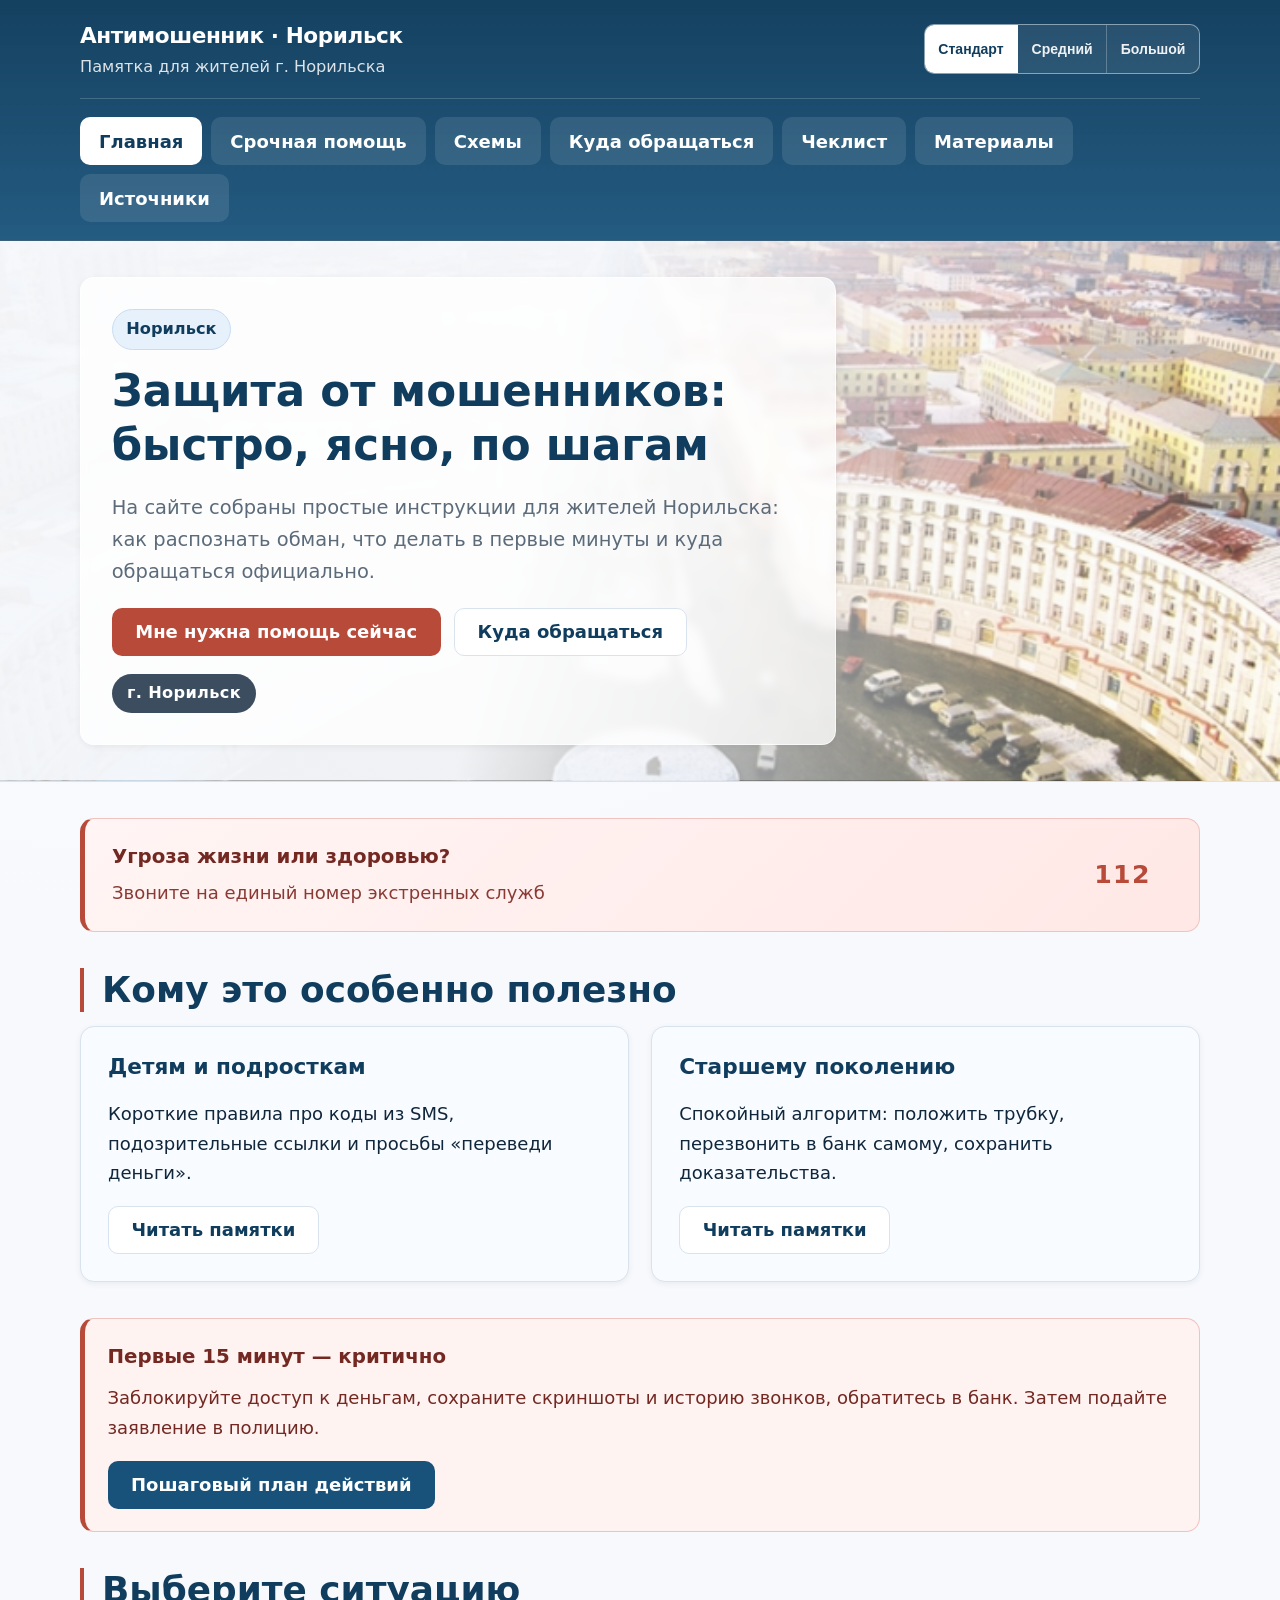
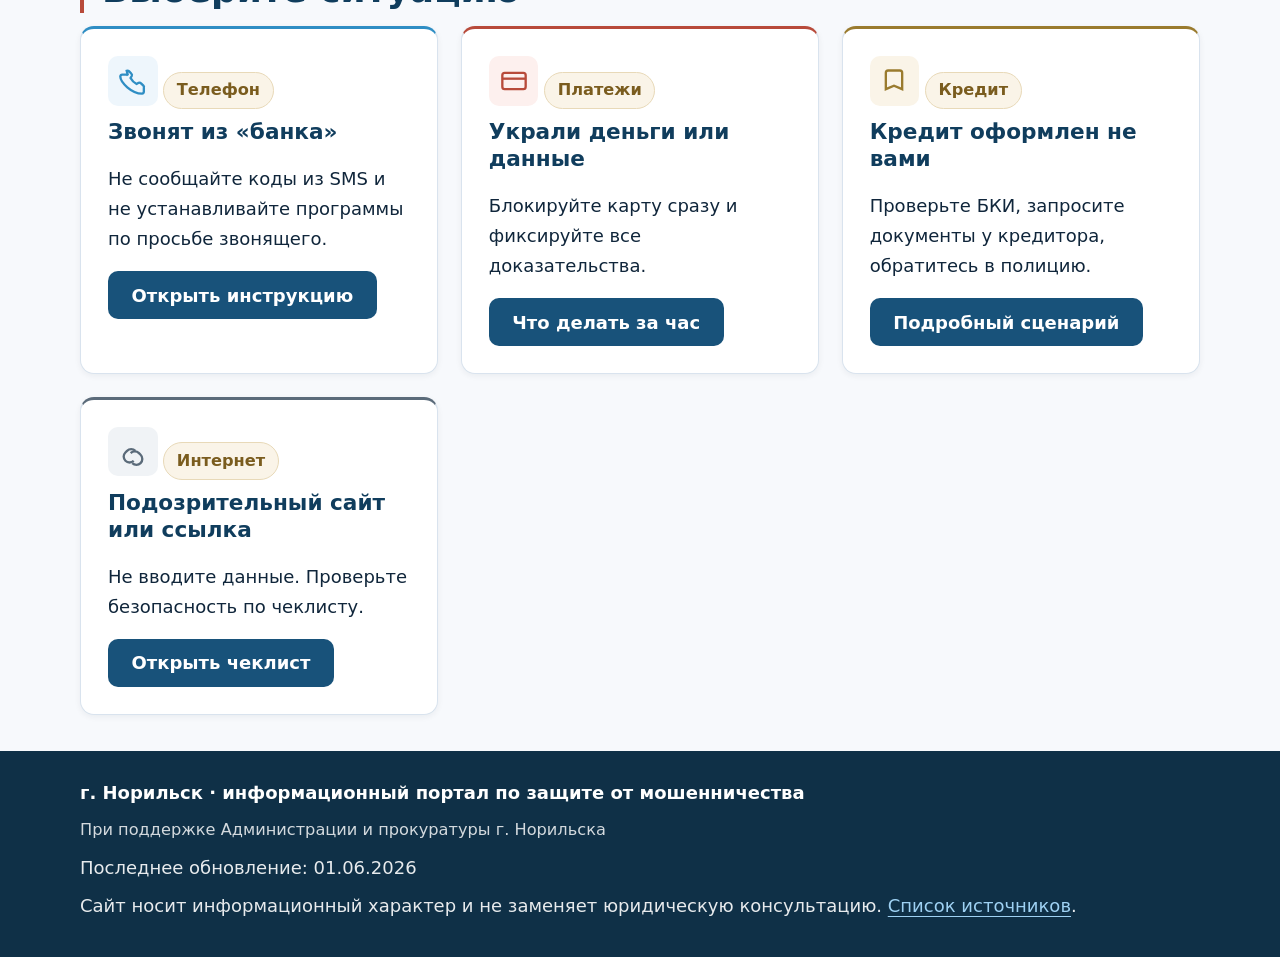
<file: index.html>
<!doctype html>
<html lang="ru">
  <head>
    <meta charset="UTF-8" />
    <meta name="viewport" content="width=device-width, initial-scale=1.0" />
    <title>Противодействие мошенникам | Норильск</title>
    <meta name="description" content="Памятка для жителей Норильска: как распознать мошенника и куда обращаться." />
    <link rel="stylesheet" href="assets/css/styles.css" />
  </head>
  <body data-base="" data-page="home">
    <div id="site-header"></div>

    <main id="main-content">
      <section class="hero hero--norilsk" aria-label="Главный раздел">
        <div class="container hero-inner">
          <article class="hero-card">
            <span class="hero-tag"></span>
            <h1>Защита от мошенников: быстро, ясно, по шагам</h1>
            <p class="lead">
              На сайте собраны простые инструкции для жителей Норильска: как распознать обман,
              что делать в первые минуты и куда обращаться официально.
            </p>
            <div class="cta-row">
              <a class="btn btn-danger" href="pages/incident.html">Мне нужна помощь сейчас</a>
              <a class="btn btn-secondary" href="pages/contacts.html">Куда обращаться</a>
            </div>
            <p class="hero-location">г. Норильск</p>
          </article>
        </div>
      </section>

      <div class="container">
        <section class="urgent-strip" aria-label="Экстренная помощь">
          <div class="urgent-strip-content">
            <p class="urgent-strip-title">Угроза жизни или здоровью?</p>
            <p class="urgent-strip-text">Звоните на единый номер экстренных служб</p>
          </div>
          <span class="urgent-strip-number" aria-label="Единый номер экстренных служб">112</span>
        </section>

        <section class="section">
          <h2>Кому это особенно полезно</h2>
          <div class="grid grid-2">
            <article class="card card-soft">
              <h3>Детям и подросткам</h3>
              <p>Короткие правила про коды из SMS, подозрительные ссылки и просьбы «переведи деньги».</p>
              <a class="btn btn-secondary" href="pages/materials.html#kids">Читать памятки</a>
            </article>
            <article class="card card-soft">
              <h3>Старшему поколению</h3>
              <p>Спокойный алгоритм: положить трубку, перезвонить в банк самому, сохранить доказательства.</p>
              <a class="btn btn-secondary" href="pages/materials.html#seniors">Читать памятки</a>
            </article>
          </div>
        </section>

        <section class="section">
          <div class="alert">
            <strong>Первые 15 минут — критично</strong>
            Заблокируйте доступ к деньгам, сохраните скриншоты и историю звонков, обратитесь в банк.
            Затем подайте заявление в полицию.
            <div class="cta-row">
              <a class="btn btn-primary" href="pages/incident.html">Пошаговый план действий</a>
            </div>
          </div>
        </section>

        <section class="section">
          <h2>Выберите ситуацию</h2>
          <div class="grid grid-2">
            <article class="card scenario-card scenario-card--phone">
              <span class="scenario-icon" aria-hidden="true">
                <svg viewBox="0 0 24 24" width="28" height="28" fill="none" stroke="currentColor" stroke-width="2">
                  <path d="M6.6 3.2a1.8 1.8 0 0 1 1.9.4l2 2a1.8 1.8 0 0 1 .4 2.1l-1 1.7a12.5 12.5 0 0 0 5.2 5.2l1.7-1a1.8 1.8 0 0 1 2.1.4l2 2a1.8 1.8 0 0 1 .4 1.9v3.1a1.8 1.8 0 0 1-1.6 1.8C10.7 22.7 1.3 13.3 1.1 8.2A1.8 1.8 0 0 1 3 6.6h3.1a1.8 1.8 0 0 1 1.5.6z"/>
                </svg>
              </span>
              <span class="pill">Телефон</span>
              <h3>Звонят из «банка»</h3>
              <p>Не сообщайте коды из SMS и не устанавливайте программы по просьбе звонящего.</p>
              <a class="btn btn-primary" href="pages/schemes.html#phone-fraud">Открыть инструкцию</a>
            </article>
            <article class="card scenario-card scenario-card--pay">
              <span class="scenario-icon" aria-hidden="true">
                <svg viewBox="0 0 24 24" width="28" height="28" fill="none" stroke="currentColor" stroke-width="2">
                  <rect x="2" y="5" width="20" height="14" rx="2"/>
                  <path d="M2 10h20"/>
                </svg>
              </span>
              <span class="pill">Платежи</span>
              <h3>Украли деньги или данные</h3>
              <p>Блокируйте карту сразу и фиксируйте все доказательства.</p>
              <a class="btn btn-primary" href="pages/incident.html">Что делать за час</a>
            </article>
            <article class="card scenario-card scenario-card--credit">
              <span class="scenario-icon" aria-hidden="true">
                <svg viewBox="0 0 24 24" width="28" height="28" fill="none" stroke="currentColor" stroke-width="2">
                  <path d="M7 3h10a2 2 0 0 1 2 2v14l-7-3-7 3V5a2 2 0 0 1 2-2z"/>
                </svg>
              </span>
              <span class="pill">Кредит</span>
              <h3>Кредит оформлен не вами</h3>
              <p>Проверьте БКИ, запросите документы у кредитора, обратитесь в полицию.</p>
              <a class="btn btn-primary" href="pages/schemes.html#credit-name">Подробный сценарий</a>
            </article>
            <article class="card scenario-card scenario-card--web">
              <span class="scenario-icon" aria-hidden="true">
                <svg viewBox="0 0 24 24" width="28" height="28" fill="none" stroke="currentColor" stroke-width="2">
                  <path d="M10 13a5 5 0 0 1 7.1 0l1.4 1.4a5 5 0 0 1 0 7.1 5 5 0 0 1-7.1 0"/>
                  <path d="M14 11a5 5 0 0 0-7.1 0L5.5 12.4a5 5 0 0 0 0 7.1 5 5 0 0 0 7.1 0"/>
                </svg>
              </span>
              <span class="pill">Интернет</span>
              <h3>Подозрительный сайт или ссылка</h3>
              <p>Не вводите данные. Проверьте безопасность по чеклисту.</p>
              <a class="btn btn-primary" href="pages/checklist.html">Открыть чеклист</a>
            </article>
          </div>
        </section>
      </div>
    </main>

    <div id="site-footer"></div>
    <script src="assets/js/layout.js"></script>
    <script src="assets/js/app.js"></script>
  </body>
</html>
</file>
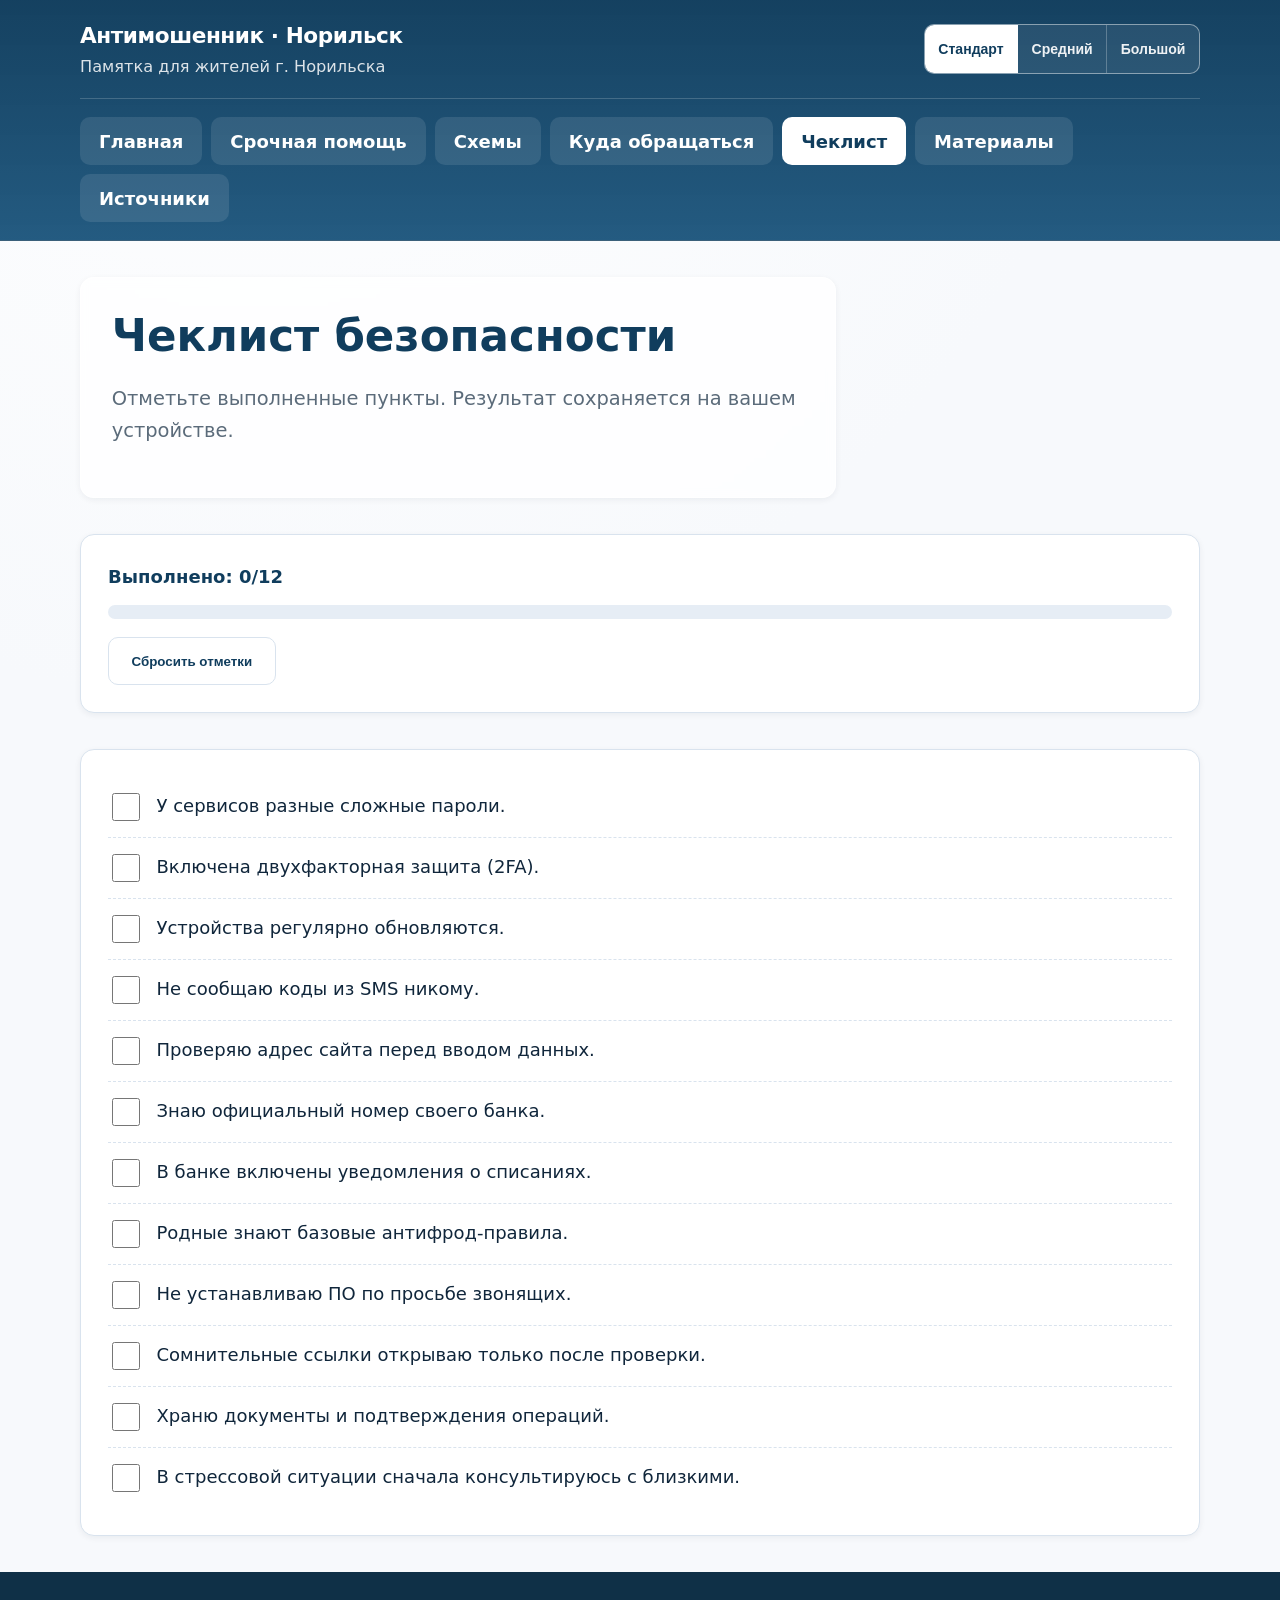
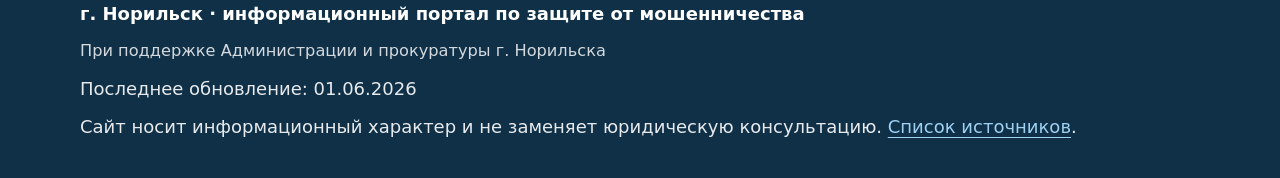
<file: pages/checklist.html>
<!doctype html>
<html lang="ru"><head><meta charset="UTF-8" /><meta name="viewport" content="width=device-width, initial-scale=1.0" /><title>Чеклист безопасности | Антимошенник Норильск</title><meta name="description" content="Самопроверка цифровой безопасности." /><link rel="stylesheet" href="../assets/css/styles.css" /></head><body data-base="../" data-page="checklist"><div id="site-header"></div><main class="container" id="main-content"><section class="hero"><article class="hero-card"><h1>Чеклист безопасности</h1><p class="lead">Отметьте выполненные пункты. Результат сохраняется на вашем устройстве.</p></article></section><section class="section card"><p class="score">Выполнено: <span data-score>0/12</span></p><div class="progress-bar-wrap" role="progressbar" aria-label="Прогресс" aria-valuemin="0" aria-valuemax="12" aria-valuenow="0"><div class="progress-bar-fill" data-progress-fill></div></div><div class="cta-row"><button class="btn btn-secondary" type="button" data-reset>Сбросить отметки</button></div></section><section class="section card" data-checklist><div class="checklist-item"><input id="item1" type="checkbox" /><label for="item1">У сервисов разные сложные пароли.</label></div><div class="checklist-item"><input id="item2" type="checkbox" /><label for="item2">Включена двухфакторная защита (2FA).</label></div><div class="checklist-item"><input id="item3" type="checkbox" /><label for="item3">Устройства регулярно обновляются.</label></div><div class="checklist-item"><input id="item4" type="checkbox" /><label for="item4">Не сообщаю коды из SMS никому.</label></div><div class="checklist-item"><input id="item5" type="checkbox" /><label for="item5">Проверяю адрес сайта перед вводом данных.</label></div><div class="checklist-item"><input id="item6" type="checkbox" /><label for="item6">Знаю официальный номер своего банка.</label></div><div class="checklist-item"><input id="item7" type="checkbox" /><label for="item7">В банке включены уведомления о списаниях.</label></div><div class="checklist-item"><input id="item8" type="checkbox" /><label for="item8">Родные знают базовые антифрод-правила.</label></div><div class="checklist-item"><input id="item9" type="checkbox" /><label for="item9">Не устанавливаю ПО по просьбе звонящих.</label></div><div class="checklist-item"><input id="item10" type="checkbox" /><label for="item10">Сомнительные ссылки открываю только после проверки.</label></div><div class="checklist-item"><input id="item11" type="checkbox" /><label for="item11">Храню документы и подтверждения операций.</label></div><div class="checklist-item"><input id="item12" type="checkbox" /><label for="item12">В стрессовой ситуации сначала консультируюсь с близкими.</label></div></section></main><div id="site-footer"></div><script src="../assets/js/layout.js"></script><script src="../assets/js/app.js"></script></body></html>
</file>
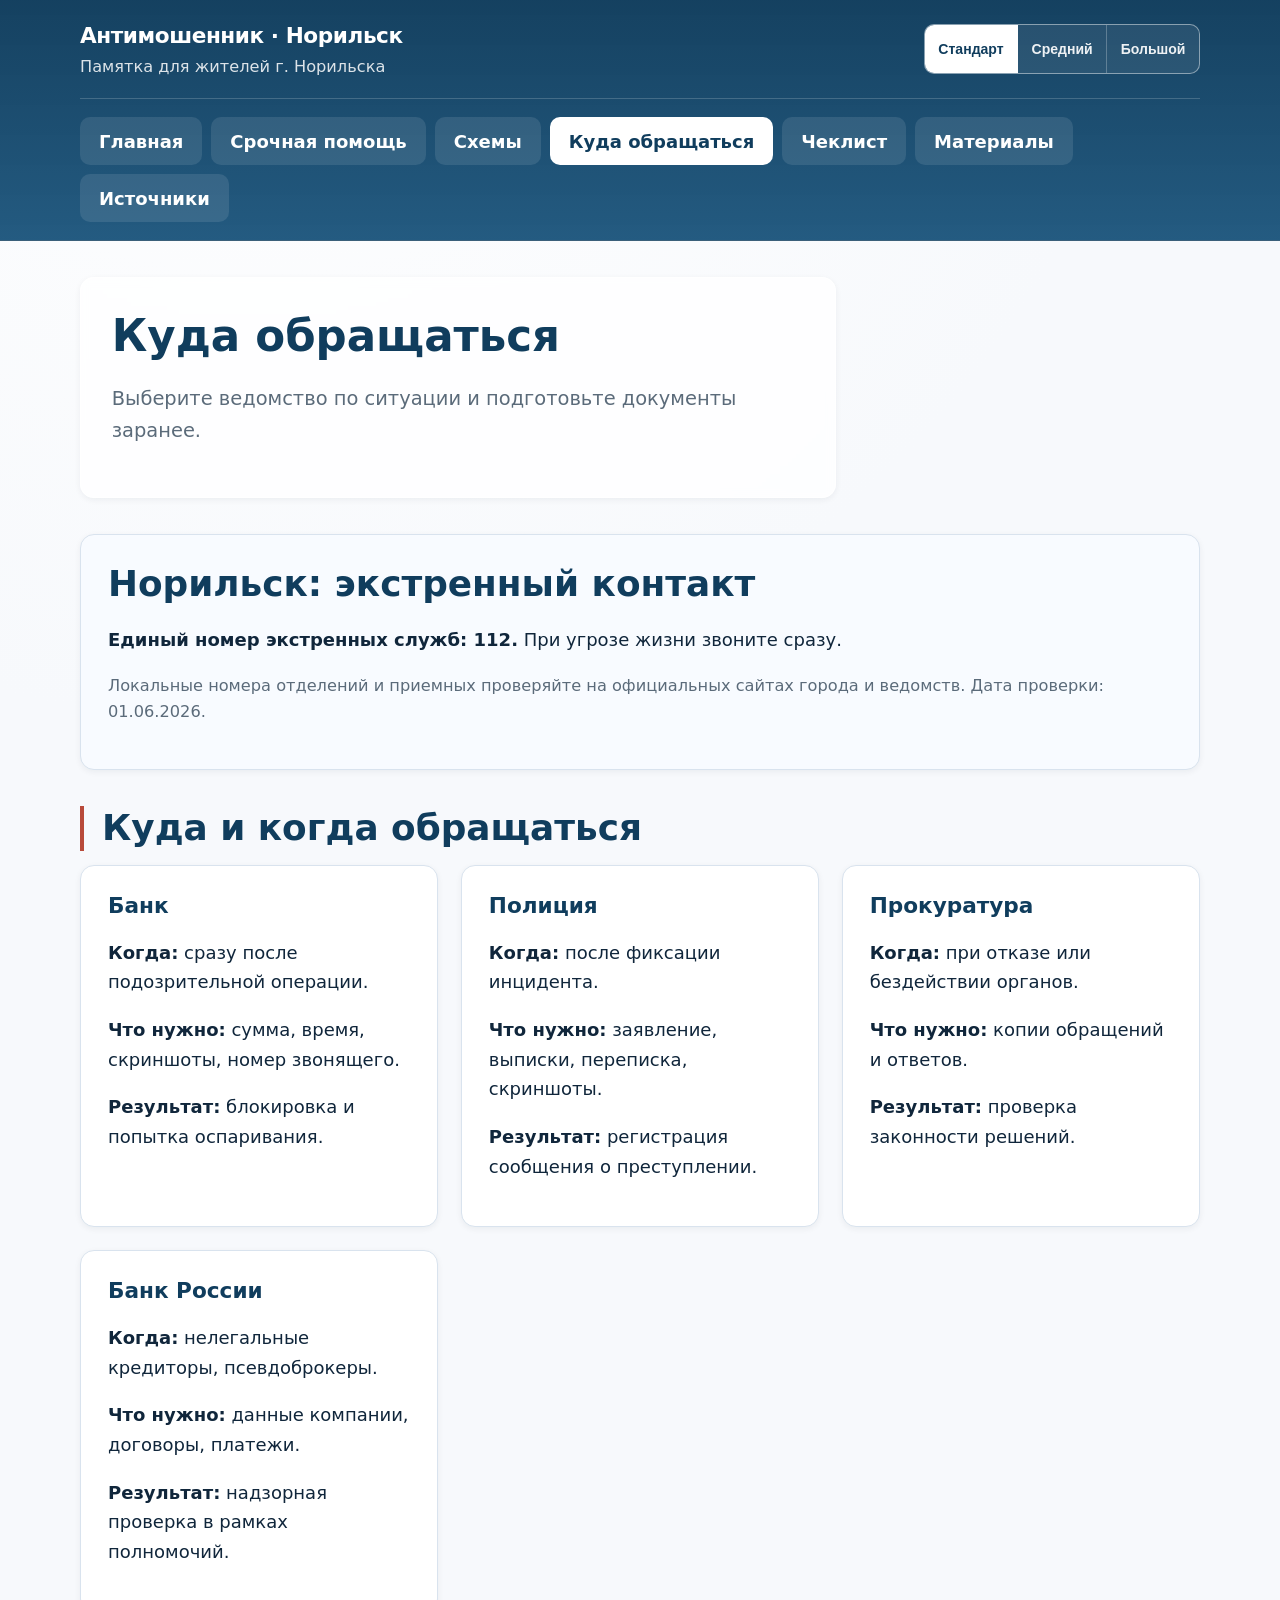
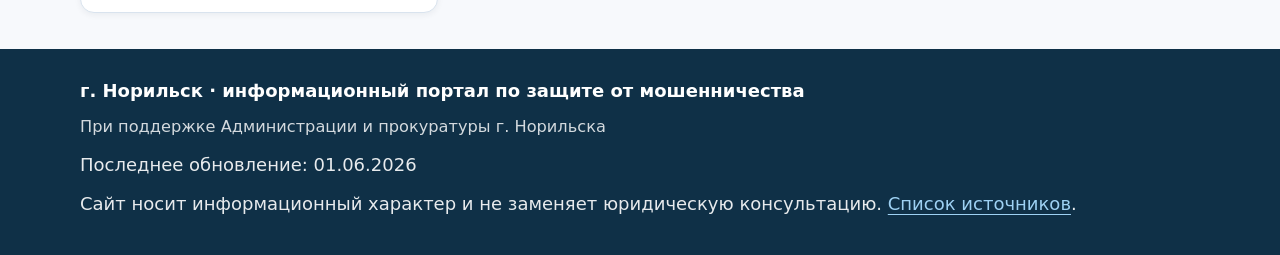
<file: pages/contacts.html>
<!doctype html>
<html lang="ru">
  <head>
    <meta charset="UTF-8" />
    <meta name="viewport" content="width=device-width, initial-scale=1.0" />
    <title>Куда обращаться | Антимошенник Норильск</title>
    <meta name="description" content="Официальные каналы помощи при мошенничестве." />
    <link rel="stylesheet" href="../assets/css/styles.css" />
  </head>
  <body data-base="../" data-page="contacts">
    <div id="site-header"></div>
    <main class="container" id="main-content">
      <section class="hero"><article class="hero-card"><h1>Куда обращаться</h1><p class="lead">Выберите ведомство по ситуации и подготовьте документы заранее.</p></article></section>

      <section class="section">
        <article class="card card-soft">
          <h2>Норильск: экстренный контакт</h2>
          <p><strong>Единый номер экстренных служб: 112.</strong> При угрозе жизни звоните сразу.</p>
          <p class="meta">Локальные номера отделений и приемных проверяйте на официальных сайтах города и ведомств. Дата проверки: 01.06.2026.</p>
        </article>
      </section>

      <section class="section">
        <h2>Куда и когда обращаться</h2>
        <div class="grid grid-2">
          <article class="card"><h3>Банк</h3><p><strong>Когда:</strong> сразу после подозрительной операции.</p><p><strong>Что нужно:</strong> сумма, время, скриншоты, номер звонящего.</p><p><strong>Результат:</strong> блокировка и попытка оспаривания.</p></article>
          <article class="card"><h3>Полиция</h3><p><strong>Когда:</strong> после фиксации инцидента.</p><p><strong>Что нужно:</strong> заявление, выписки, переписка, скриншоты.</p><p><strong>Результат:</strong> регистрация сообщения о преступлении.</p></article>
          <article class="card"><h3>Прокуратура</h3><p><strong>Когда:</strong> при отказе или бездействии органов.</p><p><strong>Что нужно:</strong> копии обращений и ответов.</p><p><strong>Результат:</strong> проверка законности решений.</p></article>
          <article class="card"><h3>Банк России</h3><p><strong>Когда:</strong> нелегальные кредиторы, псевдоброкеры.</p><p><strong>Что нужно:</strong> данные компании, договоры, платежи.</p><p><strong>Результат:</strong> надзорная проверка в рамках полномочий.</p></article>
        </div>
      </section>
    </main>
    <div id="site-footer"></div>
    <script src="../assets/js/layout.js"></script>
    <script src="../assets/js/app.js"></script>
  </body>
</html>
</file>
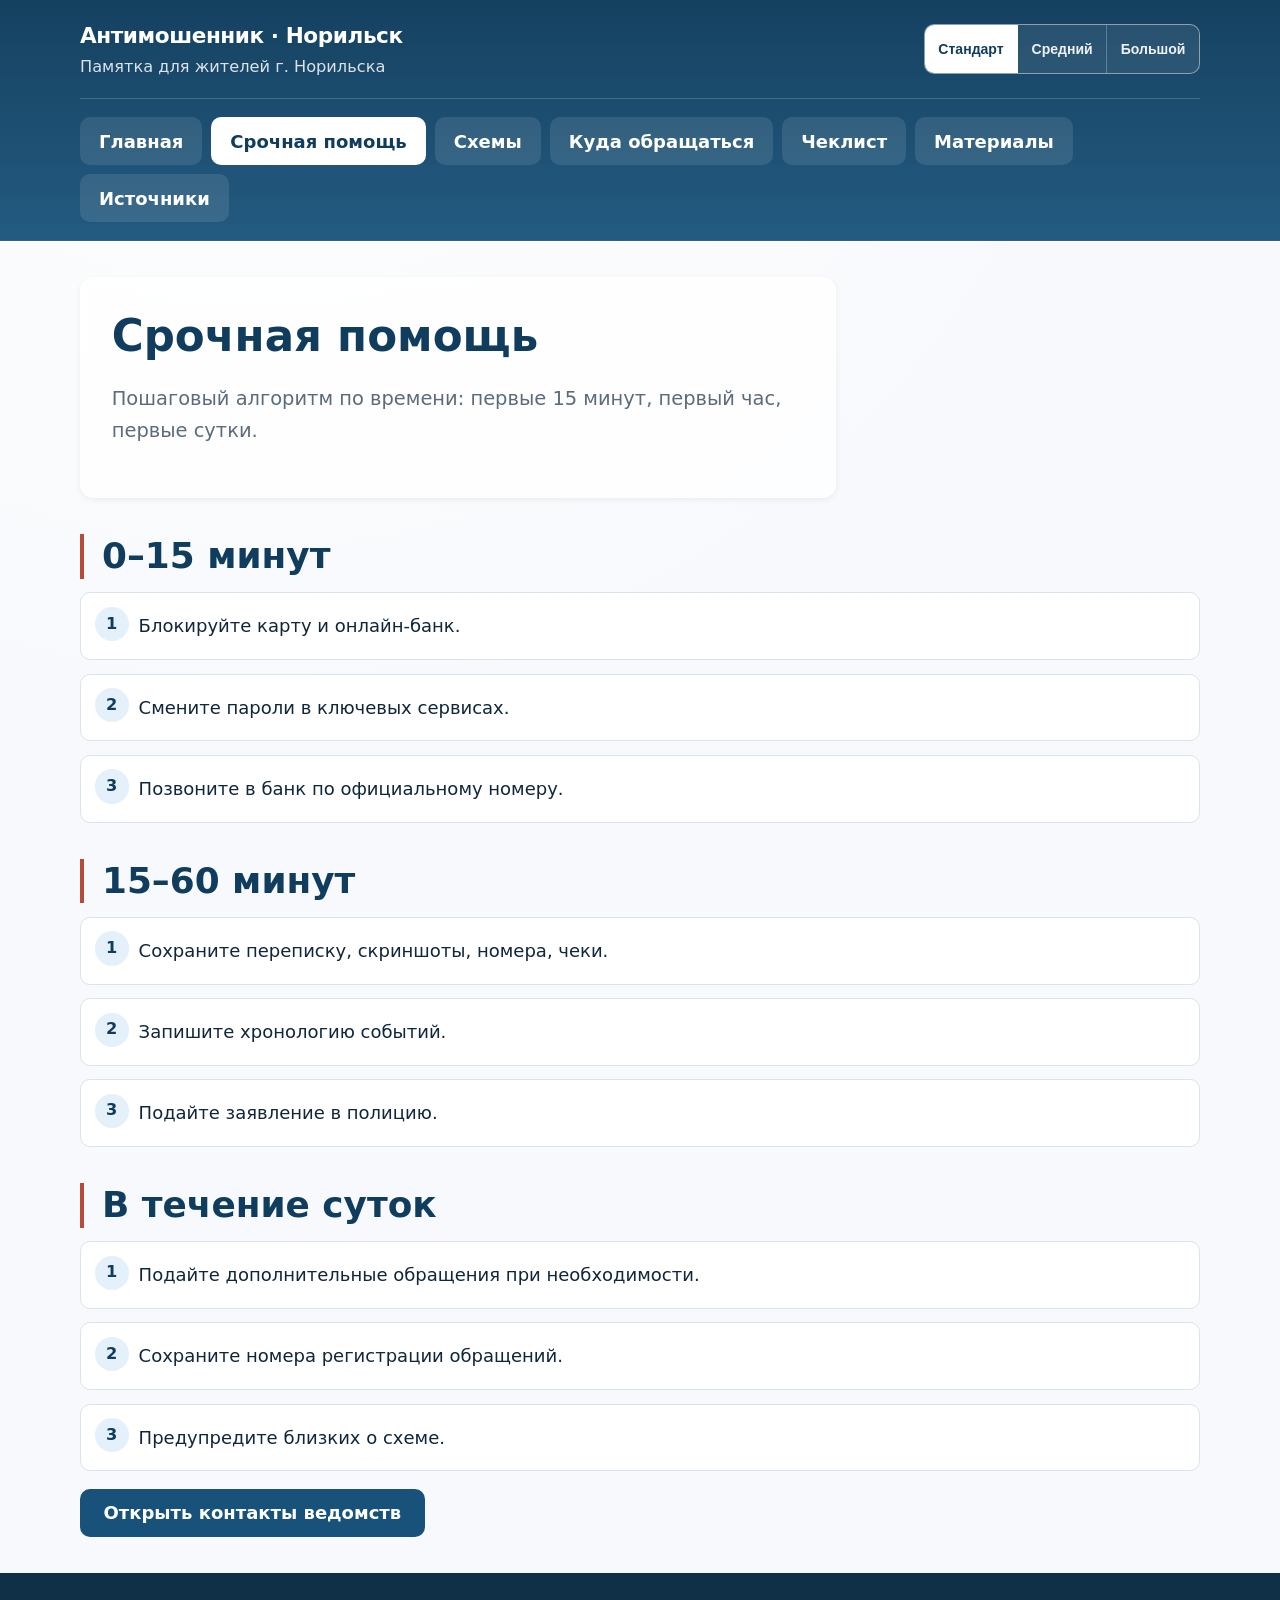
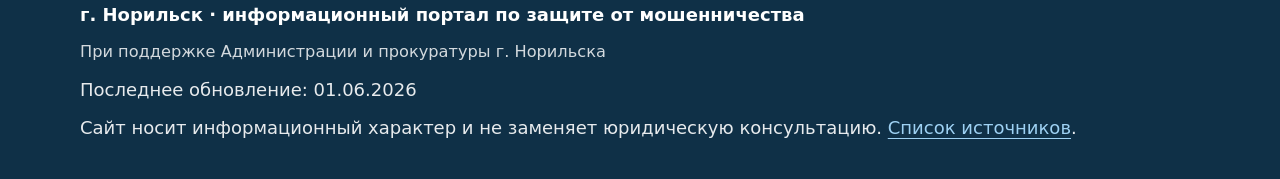
<file: pages/incident.html>
<!doctype html>
<html lang="ru"><head><meta charset="UTF-8" /><meta name="viewport" content="width=device-width, initial-scale=1.0" /><title>Срочная помощь | Антимошенник Норильск</title><meta name="description" content="Действия в первые минуты после мошенничества." /><link rel="stylesheet" href="../assets/css/styles.css" /></head><body data-base="../" data-page="incident"><div id="site-header"></div><main class="container" id="main-content"><section class="hero"><article class="hero-card"><h1>Срочная помощь</h1><p class="lead">Пошаговый алгоритм по времени: первые 15 минут, первый час, первые сутки.</p></article></section><section class="section"><h2>0–15 минут</h2><ol class="steps"><li>Блокируйте карту и онлайн-банк.</li><li>Смените пароли в ключевых сервисах.</li><li>Позвоните в банк по официальному номеру.</li></ol></section><section class="section"><h2>15–60 минут</h2><ol class="steps"><li>Сохраните переписку, скриншоты, номера, чеки.</li><li>Запишите хронологию событий.</li><li>Подайте заявление в полицию.</li></ol></section><section class="section"><h2>В течение суток</h2><ol class="steps"><li>Подайте дополнительные обращения при необходимости.</li><li>Сохраните номера регистрации обращений.</li><li>Предупредите близких о схеме.</li></ol><div class="cta-row"><a class="btn btn-primary" href="contacts.html">Открыть контакты ведомств</a></div></section></main><div id="site-footer"></div><script src="../assets/js/layout.js"></script><script src="../assets/js/app.js"></script></body></html>
</file>
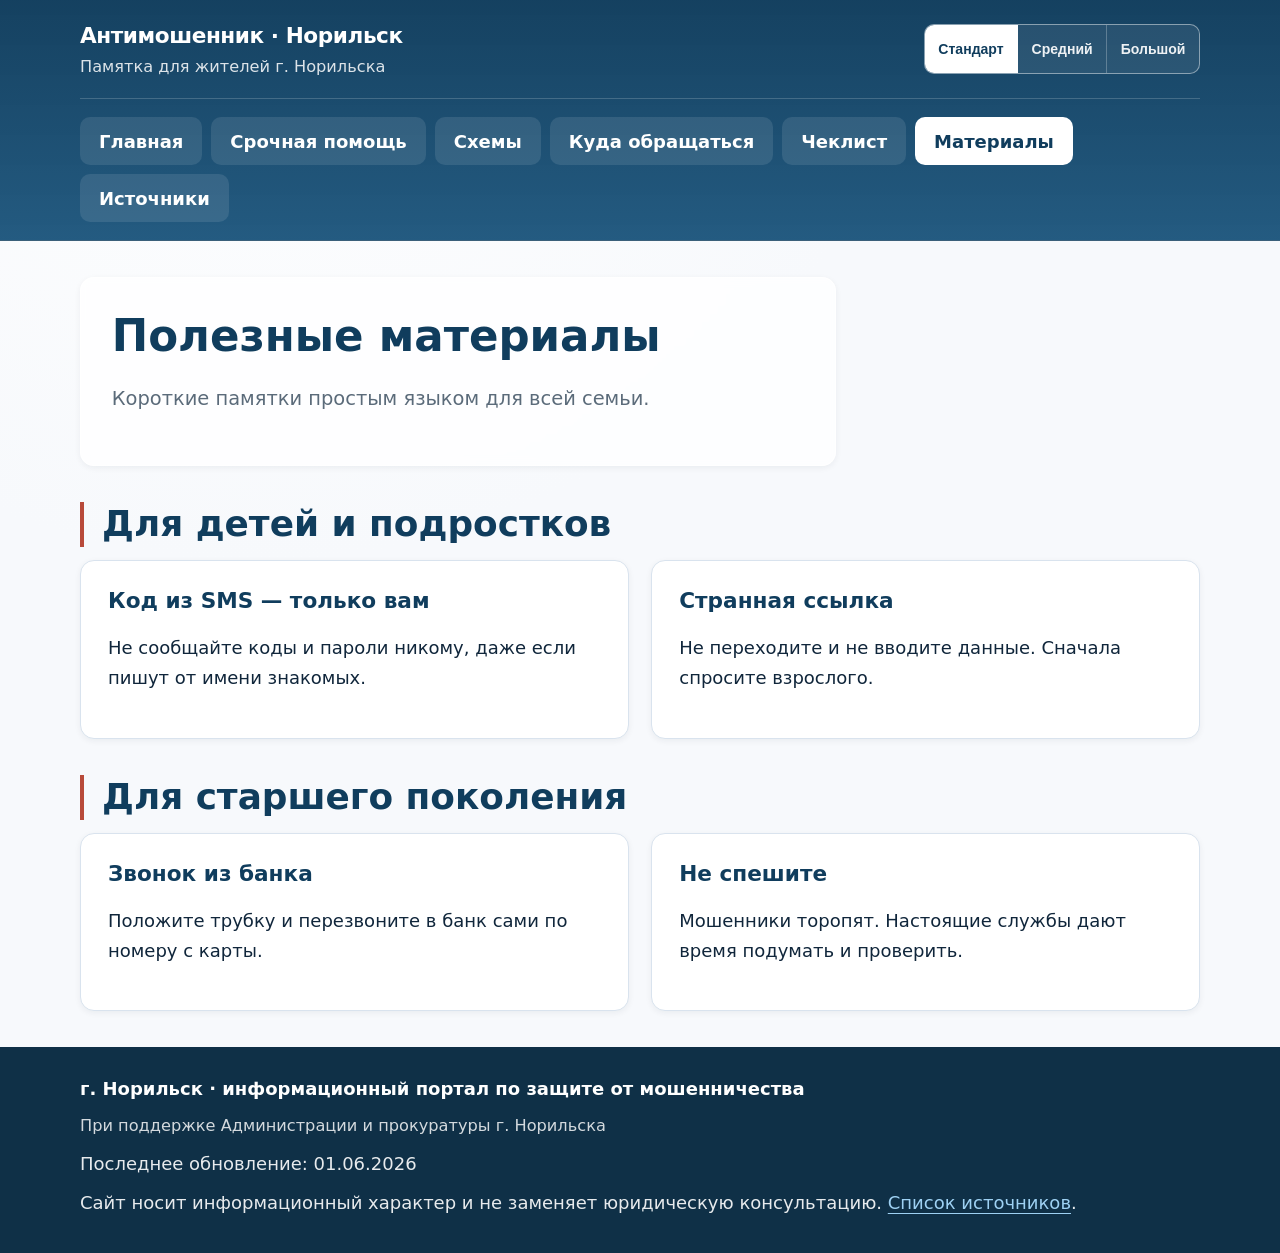
<file: pages/materials.html>
<!doctype html>
<html lang="ru"><head><meta charset="UTF-8" /><meta name="viewport" content="width=device-width, initial-scale=1.0" /><title>Материалы | Антимошенник Норильск</title><meta name="description" content="Короткие памятки для детей, родителей и пожилых людей." /><link rel="stylesheet" href="../assets/css/styles.css" /></head><body data-base="../" data-page="materials"><div id="site-header"></div><main class="container" id="main-content"><section class="hero"><article class="hero-card"><h1>Полезные материалы</h1><p class="lead">Короткие памятки простым языком для всей семьи.</p></article></section><section class="section" id="kids"><h2>Для детей и подростков</h2><div class="grid grid-2"><article class="card"><h3>Код из SMS — только вам</h3><p>Не сообщайте коды и пароли никому, даже если пишут от имени знакомых.</p></article><article class="card"><h3>Странная ссылка</h3><p>Не переходите и не вводите данные. Сначала спросите взрослого.</p></article></div></section><section class="section" id="seniors"><h2>Для старшего поколения</h2><div class="grid grid-2"><article class="card"><h3>Звонок из банка</h3><p>Положите трубку и перезвоните в банк сами по номеру с карты.</p></article><article class="card"><h3>Не спешите</h3><p>Мошенники торопят. Настоящие службы дают время подумать и проверить.</p></article></div></section></main><div id="site-footer"></div><script src="../assets/js/layout.js"></script><script src="../assets/js/app.js"></script></body></html>
</file>
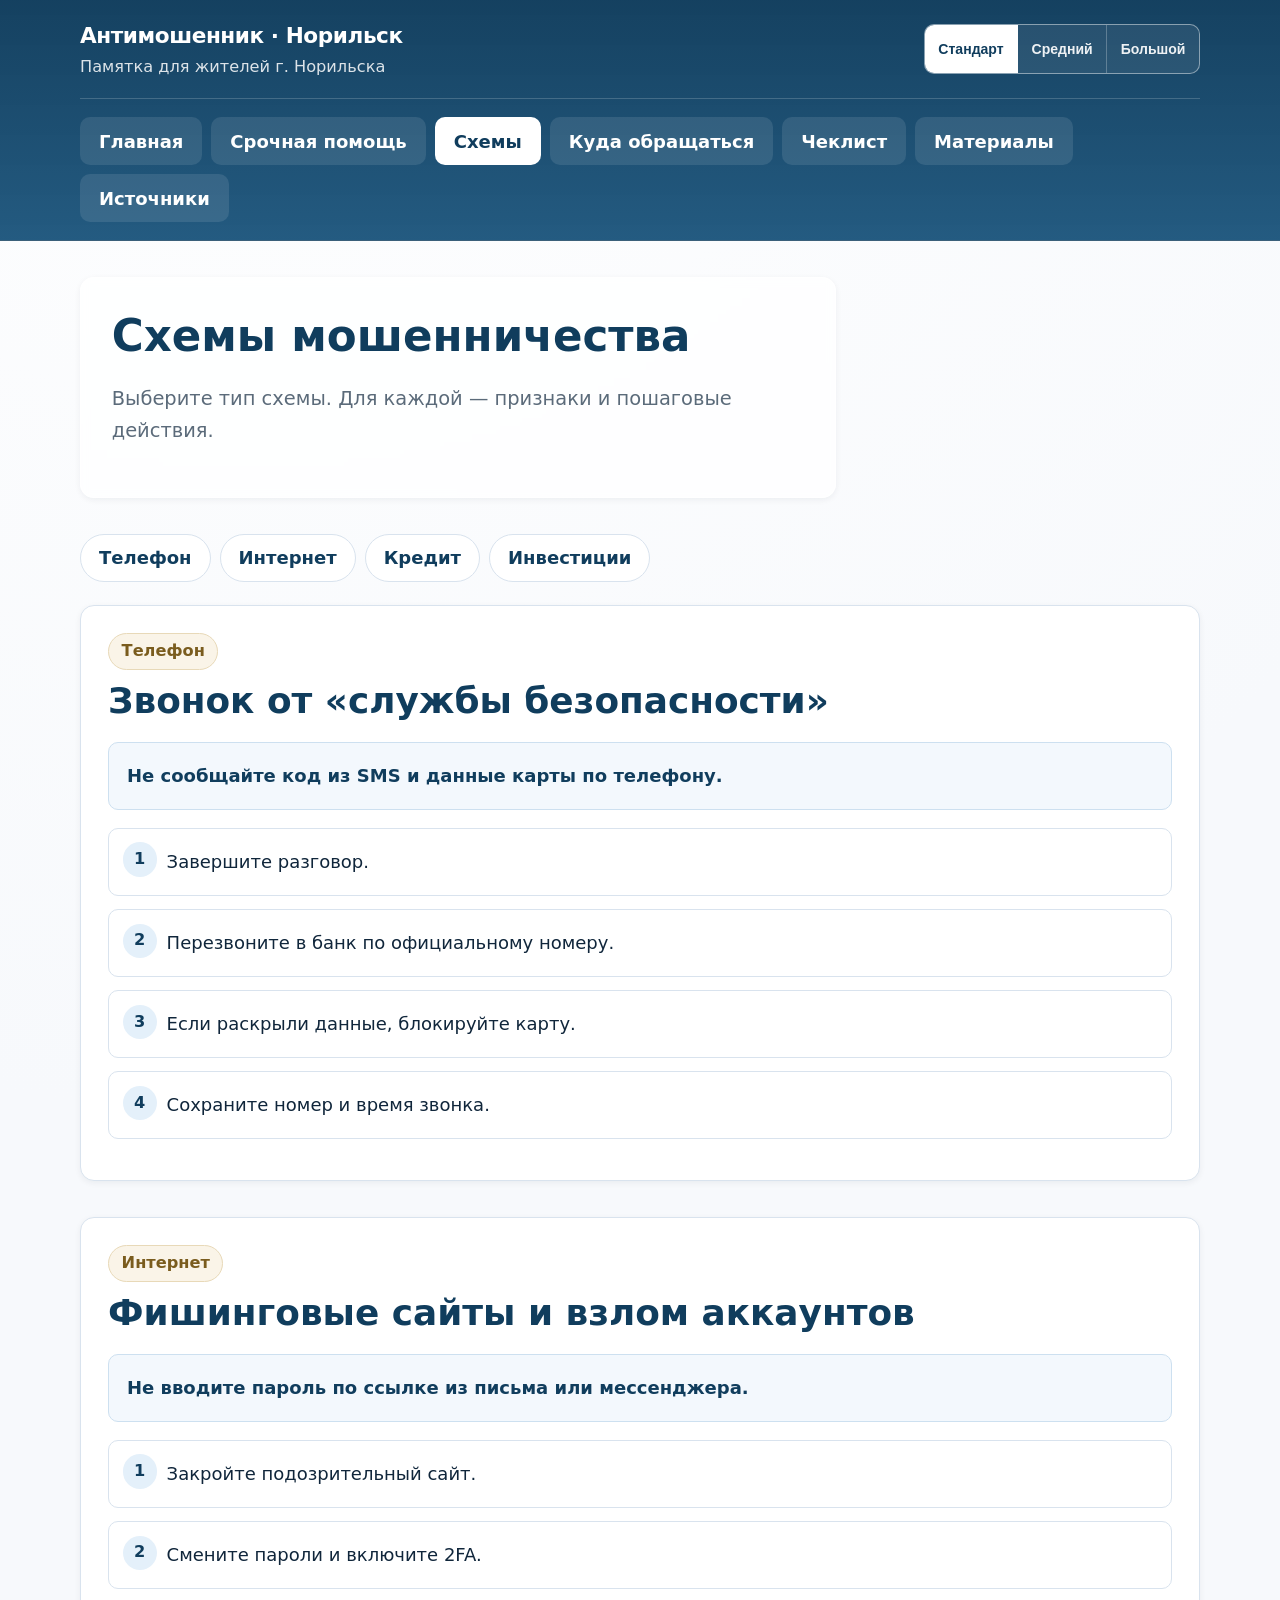
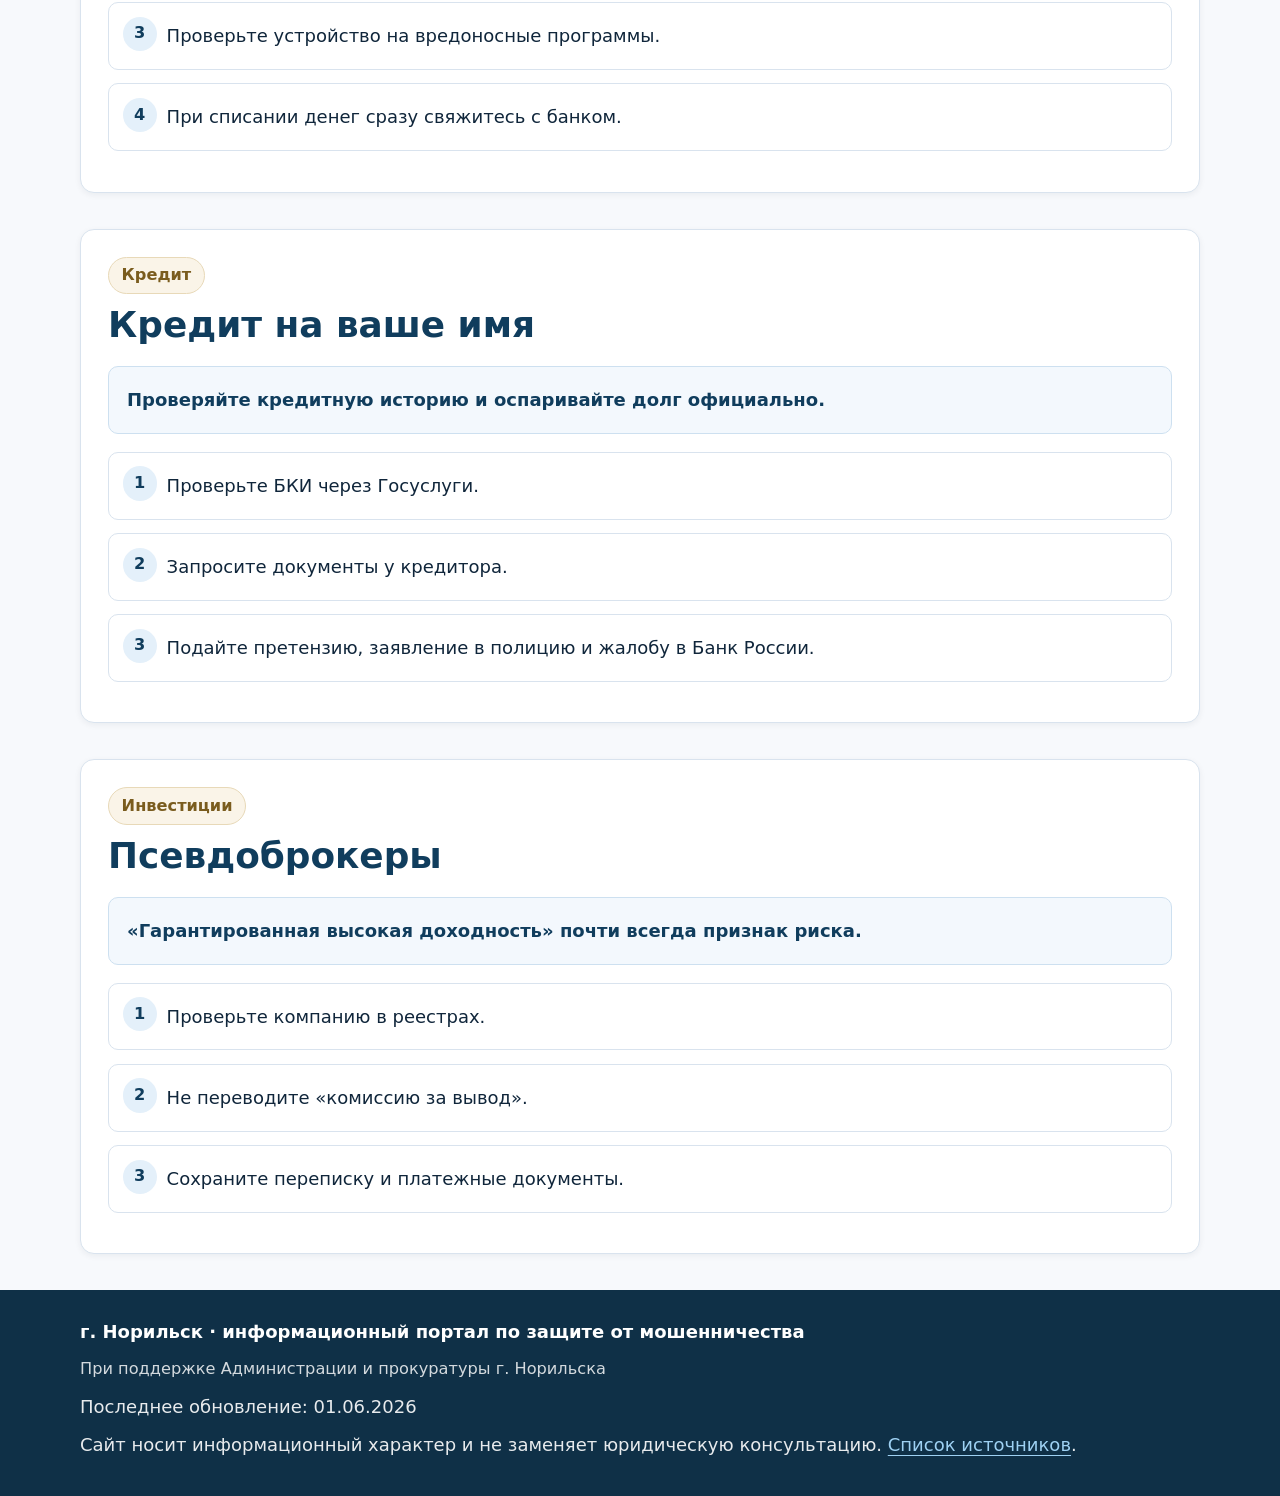
<file: pages/schemes.html>
<!doctype html>
<html lang="ru"><head><meta charset="UTF-8" /><meta name="viewport" content="width=device-width, initial-scale=1.0" /><title>Схемы мошенничества | Антимошенник Норильск</title><meta name="description" content="Популярные схемы обмана и готовые алгоритмы." /><link rel="stylesheet" href="../assets/css/styles.css" /></head><body data-base="../" data-page="schemes"><div id="site-header"></div><main class="container" id="main-content"><section class="hero"><article class="hero-card"><h1>Схемы мошенничества</h1><p class="lead">Выберите тип схемы. Для каждой — признаки и пошаговые действия.</p></article></section><nav class="anchor-nav" aria-label="Быстрый переход"><a href="#phone-fraud">Телефон</a><a href="#cyber-fraud">Интернет</a><a href="#credit-name">Кредит</a><a href="#pseudo-broker">Инвестиции</a></nav><section class="section" id="phone-fraud"><article class="card"><span class="pill">Телефон</span><h2>Звонок от «службы безопасности»</h2><p class="remember-rule">Не сообщайте код из SMS и данные карты по телефону.</p><ol class="steps"><li>Завершите разговор.</li><li>Перезвоните в банк по официальному номеру.</li><li>Если раскрыли данные, блокируйте карту.</li><li>Сохраните номер и время звонка.</li></ol></article></section><section class="section" id="cyber-fraud"><article class="card"><span class="pill">Интернет</span><h2>Фишинговые сайты и взлом аккаунтов</h2><p class="remember-rule">Не вводите пароль по ссылке из письма или мессенджера.</p><ol class="steps"><li>Закройте подозрительный сайт.</li><li>Смените пароли и включите 2FA.</li><li>Проверьте устройство на вредоносные программы.</li><li>При списании денег сразу свяжитесь с банком.</li></ol></article></section><section class="section" id="credit-name"><article class="card"><span class="pill">Кредит</span><h2>Кредит на ваше имя</h2><p class="remember-rule">Проверяйте кредитную историю и оспаривайте долг официально.</p><ol class="steps"><li>Проверьте БКИ через Госуслуги.</li><li>Запросите документы у кредитора.</li><li>Подайте претензию, заявление в полицию и жалобу в Банк России.</li></ol></article></section><section class="section" id="pseudo-broker"><article class="card"><span class="pill">Инвестиции</span><h2>Псевдоброкеры</h2><p class="remember-rule">«Гарантированная высокая доходность» почти всегда признак риска.</p><ol class="steps"><li>Проверьте компанию в реестрах.</li><li>Не переводите «комиссию за вывод».</li><li>Сохраните переписку и платежные документы.</li></ol></article></section></main><div id="site-footer"></div><script src="../assets/js/layout.js"></script><script src="../assets/js/app.js"></script></body></html>
</file>
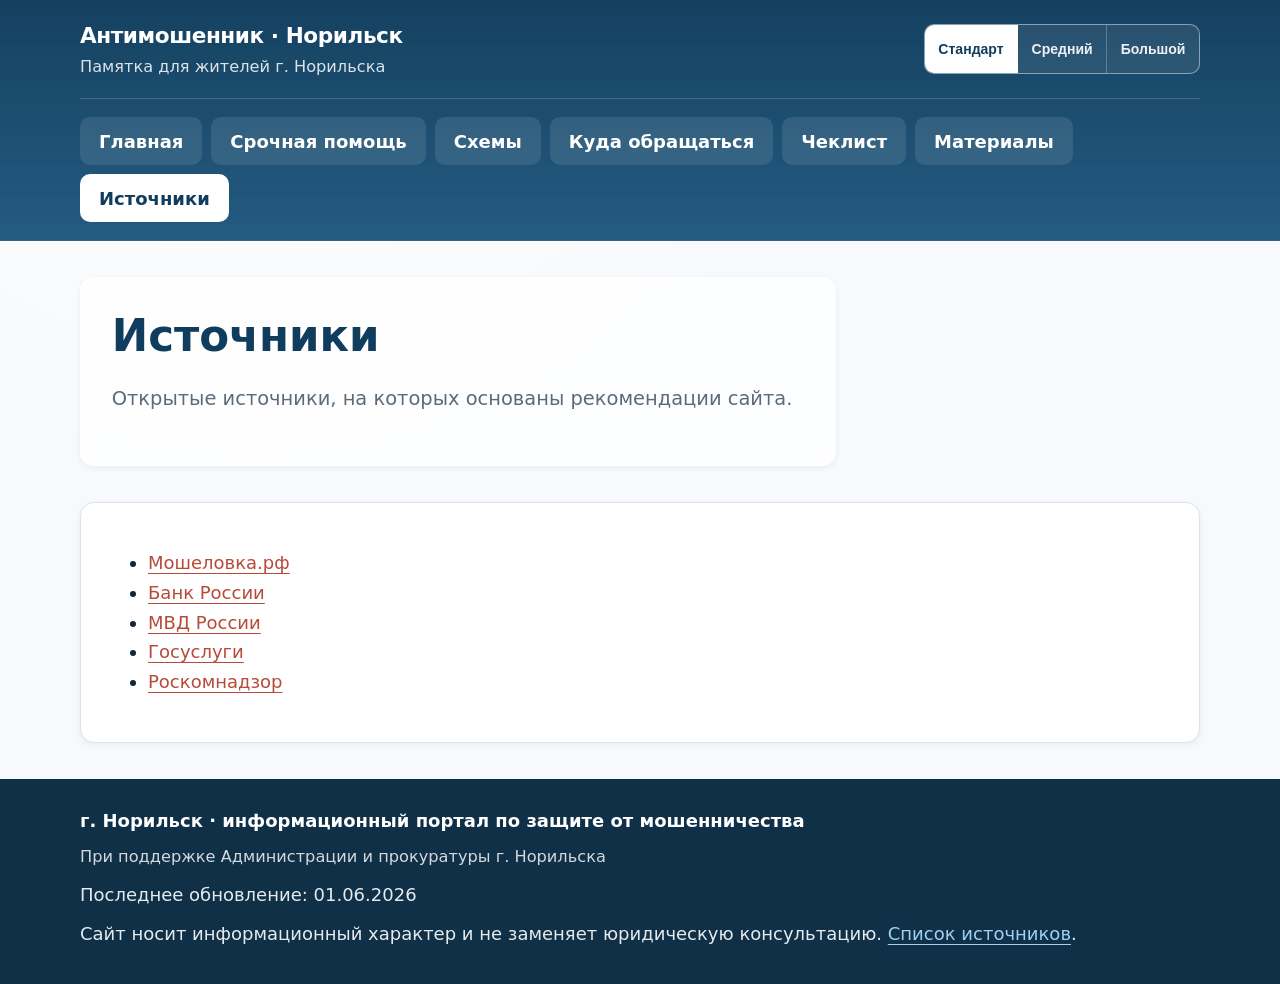
<file: pages/sources.html>
<!doctype html>
<html lang="ru"><head><meta charset="UTF-8" /><meta name="viewport" content="width=device-width, initial-scale=1.0" /><title>Источники | Антимошенник Норильск</title><meta name="description" content="Открытые источники контента сайта." /><link rel="stylesheet" href="../assets/css/styles.css" /></head><body data-base="../" data-page="sources"><div id="site-header"></div><main class="container" id="main-content"><section class="hero"><article class="hero-card"><h1>Источники</h1><p class="lead">Открытые источники, на которых основаны рекомендации сайта.</p></article></section><section class="section card"><ul><li><a href="https://moshelovka.onf.ru" target="_blank" rel="noopener noreferrer">Мошеловка.рф</a></li><li><a href="https://cbr.ru" target="_blank" rel="noopener noreferrer">Банк России</a></li><li><a href="https://мвд.рф" target="_blank" rel="noopener noreferrer">МВД России</a></li><li><a href="https://www.gosuslugi.ru" target="_blank" rel="noopener noreferrer">Госуслуги</a></li><li><a href="https://rkn.gov.ru" target="_blank" rel="noopener noreferrer">Роскомнадзор</a></li></ul></section></main><div id="site-footer"></div><script src="../assets/js/layout.js"></script><script src="../assets/js/app.js"></script></body></html>
</file>
<file: assets/css/styles.css>
:root {
  --color-bg: #f7f9fc;
  --color-surface: #ffffff;
  --color-surface-soft: #f8fbff;
  --color-text: #10263b;
  --color-muted: #5b6b7a;
  --color-primary: #18527a;
  --color-primary-strong: #103d5d;
  --color-accent: #b84a3a;
  --color-accent-soft: #e8d4a8;
  --color-danger: #b84a3a;
  --color-danger-soft: #fff3f2;
  --color-border: #d9e3ee;
  --color-focus: #1d6ea0;

  --shadow-sm: 0 2px 6px rgba(16, 38, 59, 0.06);
  --shadow-md: 0 12px 30px rgba(16, 38, 59, 0.08);

  --radius-sm: 10px;
  --radius-md: 14px;
  --radius-lg: 18px;

  --space-1: 0.25rem;
  --space-2: 0.5rem;
  --space-3: 0.75rem;
  --space-4: 1rem;
  --space-5: 1.25rem;
  --space-6: 1.5rem;
  --space-8: 2rem;

  --font-size-base: 18px;
  --font-size-body: 1rem;
  --font-size-small: 0.9rem;
  --font-size-h1: clamp(1.9rem, 3.4vw, 2.7rem);
  --font-size-h2: clamp(1.45rem, 2.8vw, 2rem);
  --font-size-h3: 1.2rem;

  --line-height-base: 1.65;
  --tap-size: 48px;
}

html.text-medium {
  --font-size-base: 20px;
}

html.text-large {
  --font-size-base: 22px;
}

* {
  box-sizing: border-box;
}

html {
  font-size: var(--font-size-base);
  scroll-behavior: smooth;
}

body {
  margin: 0;
  overflow-x: hidden;
  font-family: "Inter", "Segoe UI", system-ui, -apple-system, sans-serif;
  font-size: var(--font-size-body);
  line-height: var(--line-height-base);
  color: var(--color-text);
  background: radial-gradient(circle at 20% -10%, #ffffff 0%, var(--color-bg) 40%);
}

a {
  color: var(--color-accent);
  text-underline-offset: 0.2em;
}

a:hover,
a:focus-visible {
  color: var(--color-primary-strong);
}

:focus-visible {
  outline: 3px solid var(--color-focus);
  outline-offset: 2px;
}

.skip-link {
  position: absolute;
  left: -999px;
  top: 0;
  z-index: 99;
  background: var(--color-primary-strong);
  color: #fff;
  padding: var(--space-3) var(--space-4);
  border-radius: 0 0 var(--radius-sm) 0;
}

.skip-link:focus {
  left: 0;
}

.container {
  width: min(1120px, 94%);
  margin: 0 auto;
}

.site-header {
  position: static;
  background: linear-gradient(180deg, rgba(16, 61, 93, 0.98), rgba(24, 82, 122, 0.95));
  color: #fff;
  border-bottom: 1px solid rgba(255, 255, 255, 0.16);
}

.header-shell {
  padding: var(--space-4) 0 var(--space-4);
}

.header-row {
  display: flex;
  align-items: center;
  justify-content: space-between;
  gap: var(--space-4);
}

.brand {
  color: #fff;
  text-decoration: none;
  font-weight: 800;
  letter-spacing: -0.02em;
  font-size: 1.2rem;
}

.brand-note {
  margin: 0;
  color: rgba(255, 255, 255, 0.85);
  font-size: var(--font-size-small);
}

.header-controls {
  display: flex;
  align-items: center;
  gap: var(--space-2);
}

.control-btn {
  border: 1px solid rgba(255, 255, 255, 0.5);
  border-radius: var(--radius-sm);
  background: rgba(255, 255, 255, 0.08);
  color: #fff;
  min-height: var(--tap-size);
  padding: 0 var(--space-4);
  font-weight: 700;
  font-size: var(--font-size-small);
  cursor: pointer;
}

.control-btn:hover,
.control-btn:focus-visible {
  background: #fff;
  color: var(--color-primary-strong);
}

.text-size-control {
  display: inline-flex;
  align-items: stretch;
  border: 1px solid rgba(255, 255, 255, 0.45);
  border-radius: var(--radius-sm);
  overflow: hidden;
  background: rgba(255, 255, 255, 0.08);
}

.text-size-btn {
  border: 0;
  border-right: 1px solid rgba(255, 255, 255, 0.25);
  background: transparent;
  color: rgba(255, 255, 255, 0.92);
  min-height: var(--tap-size);
  padding: 0 var(--space-3);
  font-weight: 600;
  font-size: 0.78rem;
  cursor: pointer;
  white-space: nowrap;
}

.text-size-btn:last-child {
  border-right: 0;
}

.text-size-btn:hover,
.text-size-btn:focus-visible {
  background: rgba(255, 255, 255, 0.18);
  color: #fff;
}

.text-size-btn[aria-pressed="true"] {
  background: #fff;
  color: var(--color-primary-strong);
}

.nav-shell {
  margin-top: var(--space-4);
  border-top: 1px solid rgba(255, 255, 255, 0.18);
  padding-top: var(--space-4);
}

.nav-all {
  display: flex;
  flex-wrap: wrap;
  gap: var(--space-2);
  align-items: center;
}

.nav-shell a {
  color: #fff;
  text-decoration: none;
  background: rgba(255, 255, 255, 0.1);
  border: 1px solid transparent;
  border-radius: var(--radius-sm);
  padding: 0 var(--space-4);
  min-height: var(--tap-size);
  display: inline-flex;
  align-items: center;
  font-weight: 600;
}

.nav-shell a[aria-current="page"] {
  background: #fff;
  color: var(--color-primary-strong);
}

.nav-shell a:hover,
.nav-shell a:focus-visible {
  background: rgba(255, 255, 255, 0.24);
}

main {
  padding-top: 0;
}

main > .container:first-child,
main.container {
  padding-top: var(--space-8);
}

.hero {
  margin-bottom: var(--space-8);
}

.hero--norilsk {
  position: relative;
  min-height: 320px;
  padding: var(--space-8) 0;
  margin-bottom: var(--space-8);
  background-color: var(--color-bg);
  background-image:
    linear-gradient(
      105deg,
      rgba(247, 249, 252, 0.97) 42%,
      rgba(247, 249, 252, 0.55) 68%,
      rgba(247, 249, 252, 0.15) 100%
    ),
    url("../images/norilsk-hero.jpg");
  background-size: cover;
  background-position: center right;
  border-bottom: 1px solid var(--color-border);
}

.hero-inner {
  position: relative;
  z-index: 1;
}

.hero-card {
  background: rgba(255, 255, 255, 0.78);
  backdrop-filter: blur(4px);
  border: 1px solid rgba(255, 255, 255, 0.65);
  border-radius: var(--radius-md);
  box-shadow: var(--shadow-sm);
  padding: clamp(1.1rem, 2.4vw, 2rem);
  max-width: 42rem;
}

.hero-location {
  display: inline-flex;
  align-items: center;
  margin: var(--space-4) 0 0;
  padding: 0.35rem 0.85rem;
  border-radius: 999px;
  background: rgba(16, 38, 59, 0.82);
  color: #fff;
  font-size: var(--font-size-small);
  font-weight: 700;
  letter-spacing: 0.02em;
}

.hero-tag {
  display: inline-flex;
  align-items: center;
  gap: var(--space-2);
  background: #e7f1fb;
  border: 1px solid #c6ddf2;
  color: var(--color-primary-strong);
  border-radius: 999px;
  padding: 0.35rem 0.75rem;
  font-size: var(--font-size-small);
  font-weight: 700;
  margin-bottom: var(--space-3);
}

.hero-tag::before {
  content: "Норильск";
  font-weight: 700;
}

h1,
h2,
h3 {
  margin: 0 0 var(--space-3);
  color: var(--color-primary-strong);
  line-height: 1.25;
}

h1 {
  font-size: var(--font-size-h1);
}

h2 {
  font-size: var(--font-size-h2);
}

.section > h2 {
  padding-left: var(--space-4);
  border-left: 4px solid var(--color-accent);
}

h3 {
  font-size: var(--font-size-h3);
}

.lead {
  max-width: 70ch;
  color: var(--color-muted);
  font-size: 1.08rem;
}

.section {
  margin-bottom: var(--space-8);
}

.urgent-strip {
  display: flex;
  flex-wrap: wrap;
  align-items: center;
  justify-content: space-between;
  gap: var(--space-4);
  margin-bottom: var(--space-8);
  padding: var(--space-5) var(--space-6);
  border-radius: var(--radius-md);
  background: linear-gradient(135deg, #fff5f4, #ffe8e6);
  border: 1px solid #efc3bf;
  border-left: 5px solid var(--color-danger);
}

.urgent-strip-title {
  margin: 0 0 var(--space-1);
  font-weight: 800;
  color: #732822;
  font-size: 1.1rem;
}

.urgent-strip-text {
  margin: 0;
  color: #8a3a34;
}

.urgent-strip-number {
  display: inline-flex;
  align-items: center;
  justify-content: center;
  min-width: 5.5rem;
  font-size: 1.4rem;
  font-weight: 800;
  letter-spacing: 0.05em;
  color: var(--color-danger);
  user-select: none;
}

.grid {
  display: grid;
  gap: var(--space-5);
}

.grid-2 {
  grid-template-columns: repeat(auto-fit, minmax(280px, 1fr));
}

.grid-3 {
  grid-template-columns: repeat(auto-fit, minmax(220px, 1fr));
}

.card {
  background: var(--color-surface);
  border: 1px solid var(--color-border);
  border-radius: var(--radius-md);
  box-shadow: var(--shadow-sm);
  padding: var(--space-6);
  transition: box-shadow 0.15s ease, transform 0.15s ease;
}

.scenario-icon {
  display: inline-flex;
  align-items: center;
  justify-content: center;
  width: 2.75rem;
  height: 2.75rem;
  margin-bottom: var(--space-3);
  border-radius: var(--radius-sm);
  background: var(--color-surface-soft);
  color: var(--color-primary);
}

.scenario-card--phone .scenario-icon {
  color: #2f8ec4;
  background: #eef6fc;
}

.scenario-card--pay .scenario-icon {
  color: var(--color-accent);
  background: #fdf0ee;
}

.scenario-card--credit .scenario-icon {
  color: #9a7b2e;
  background: #faf4e8;
}

.scenario-card--web .scenario-icon {
  color: var(--color-muted);
  background: #f0f3f6;
}

.scenario-card {
  border-top: 3px solid var(--color-accent);
}

.scenario-card:hover,
.scenario-card:focus-within {
  box-shadow: var(--shadow-md);
  transform: translateY(-2px);
}

.scenario-card--phone {
  border-top-color: #2f8ec4;
}

.scenario-card--pay {
  border-top-color: var(--color-accent);
}

.scenario-card--credit {
  border-top-color: #9a7b2e;
}

.scenario-card--web {
  border-top-color: var(--color-muted);
}

.card-soft {
  background: var(--color-surface-soft);
}

.pill {
  display: inline-flex;
  align-items: center;
  border-radius: 999px;
  border: 1px solid #e8d9b8;
  background: #faf4e8;
  color: #7a5c1e;
  padding: 0.25rem 0.7rem;
  font-size: var(--font-size-small);
  font-weight: 700;
  margin-bottom: var(--space-2);
}

.cta-row {
  display: flex;
  flex-wrap: wrap;
  gap: var(--space-3);
  margin-top: var(--space-4);
}

.btn {
  text-decoration: none;
  display: inline-flex;
  align-items: center;
  justify-content: center;
  min-height: var(--tap-size);
  border-radius: var(--radius-sm);
  border: 1px solid transparent;
  padding: 0 var(--space-5);
  font-weight: 700;
  cursor: pointer;
  transition: all 0.15s ease;
}

.btn-primary {
  background: var(--color-primary);
  color: #fff;
}

.btn-primary:hover,
.btn-primary:focus-visible {
  background: var(--color-primary-strong);
  color: #fff;
}

.btn-secondary {
  background: #fff;
  border-color: var(--color-border);
  color: var(--color-primary-strong);
}

.btn-secondary:hover,
.btn-secondary:focus-visible {
  border-color: #b8cbe0;
  color: var(--color-primary-strong);
}

.btn-danger {
  background: var(--color-danger);
  color: #fff;
}

.btn-danger:hover,
.btn-danger:focus-visible {
  background: #962f22;
  color: #fff;
}

.alert {
  border: 1px solid #efc3bf;
  border-left: 5px solid var(--color-danger);
  background: var(--color-danger-soft);
  color: #732822;
  border-radius: var(--radius-md);
  padding: var(--space-5);
}

.alert strong {
  display: block;
  margin-bottom: var(--space-2);
  font-size: 1.1rem;
}

.meta {
  color: var(--color-muted);
  font-size: var(--font-size-small);
}

.steps {
  list-style: none;
  margin: 0;
  padding: 0;
  counter-reset: step;
}

.steps li {
  position: relative;
  counter-increment: step;
  padding: var(--space-4) var(--space-4) var(--space-4) 3.2rem;
  border: 1px solid var(--color-border);
  border-radius: var(--radius-sm);
  background: #fff;
  margin-bottom: var(--space-3);
}

.steps li::before {
  content: counter(step);
  position: absolute;
  left: var(--space-3);
  top: var(--space-3);
  width: 1.9rem;
  height: 1.9rem;
  border-radius: 999px;
  background: #e4f0fa;
  color: var(--color-primary-strong);
  display: grid;
  place-items: center;
  font-size: 0.9rem;
  font-weight: 800;
}

.anchor-nav {
  display: flex;
  flex-wrap: wrap;
  gap: var(--space-2);
  margin-bottom: var(--space-5);
}

.anchor-nav a {
  text-decoration: none;
  min-height: var(--tap-size);
  display: inline-flex;
  align-items: center;
  border-radius: 999px;
  border: 1px solid var(--color-border);
  background: #fff;
  color: var(--color-primary-strong);
  padding: 0 var(--space-4);
  font-weight: 600;
}

.anchor-nav a:hover,
.anchor-nav a:focus-visible {
  border-color: #b8cbe0;
}

.remember-rule {
  border: 1px solid #cde0f0;
  background: #f3f8fd;
  border-radius: var(--radius-sm);
  padding: var(--space-4);
  color: var(--color-primary-strong);
  font-weight: 600;
}

.checklist-item {
  display: flex;
  gap: var(--space-3);
  padding: var(--space-3) 0;
  border-bottom: 1px dashed var(--color-border);
}

.checklist-item:last-child {
  border-bottom: none;
}

.checklist-item input[type="checkbox"] {
  width: 28px;
  height: 28px;
  min-width: 28px;
  accent-color: var(--color-primary);
  margin-top: 2px;
}

.progress-bar-wrap {
  height: 14px;
  border-radius: 999px;
  background: #e6edf5;
  overflow: hidden;
}

.progress-bar-fill {
  height: 100%;
  width: 0;
  background: linear-gradient(90deg, var(--color-primary), var(--color-accent));
  transition: width 0.25s ease;
}

.score {
  margin: 0 0 var(--space-3);
  font-weight: 700;
  color: var(--color-primary-strong);
}

.logo-slots {
  display: grid;
  grid-template-columns: repeat(auto-fit, minmax(140px, 1fr));
  gap: var(--space-3);
}

.logo-slot {
  min-height: 90px;
  border: 1px dashed var(--color-border);
  border-radius: var(--radius-sm);
  display: grid;
  place-items: center;
  color: var(--color-muted);
  text-align: center;
  padding: var(--space-3);
}

.site-footer {
  margin-top: var(--space-8);
  background: #0f3047;
  color: rgba(255, 255, 255, 0.9);
  padding: var(--space-6) 0;
}

.site-footer a {
  color: #9ed1f3;
}

.site-footer p {
  margin: 0 0 var(--space-2);
}

.footer-city {
  font-weight: 700;
  color: #fff;
}

.footer-partners {
  color: rgba(255, 255, 255, 0.82);
  font-size: var(--font-size-small);
}

@media (min-width: 861px) {
  [data-menu-toggle] {
    display: none;
  }
}

@media (max-width: 860px) {
  .header-row {
    align-items: flex-start;
  }

  .nav-shell {
    display: block;
    max-height: 0;
    overflow: hidden;
    opacity: 0;
    margin-top: 0;
    padding-top: 0;
    border-top: 0;
    transition: max-height 0.25s ease, opacity 0.2s ease, margin 0.2s ease, padding 0.2s ease;
  }

  .nav-shell.open {
    max-height: 480px;
    opacity: 1;
    margin-top: var(--space-4);
    padding-top: var(--space-4);
    border-top: 1px solid rgba(255, 255, 255, 0.18);
    background: rgba(255, 255, 255, 0.06);
    border-radius: var(--radius-sm);
    padding-left: var(--space-3);
    padding-right: var(--space-3);
    padding-bottom: var(--space-3);
  }

  .nav-all {
    flex-direction: column;
    align-items: stretch;
  }

  .nav-shell a {
    width: 100%;
  }
}

@media (max-width: 640px) {
  .container {
    width: 92%;
  }

  .header-row {
    flex-direction: column;
    gap: var(--space-3);
  }

  .header-controls {
    width: 100%;
    justify-content: flex-end;
    flex-wrap: wrap;
    gap: var(--space-2);
  }

  [data-menu-toggle] {
    order: 1;
  }

  .text-size-control {
    flex: 1 1 100%;
    order: 2;
    width: 100%;
  }

  .text-size-btn {
    flex: 1;
    padding: 0 var(--space-1);
    font-size: 0.68rem;
    min-height: 44px;
  }

  .cta-row .btn {
    width: 100%;
  }

  .urgent-strip-number {
    font-size: 1.25rem;
  }

  .hero--norilsk {
    min-height: 260px;
    padding: var(--space-6) 0;
    background-image:
      linear-gradient(
        180deg,
        rgba(247, 249, 252, 0.95) 55%,
        rgba(247, 249, 252, 0.78) 100%
      ),
      url("../images/norilsk-hero.jpg");
    background-position: center;
  }

  .hero-card {
    max-width: none;
  }

  .urgent-strip {
    flex-direction: column;
    align-items: flex-start;
  }

  main > .container:first-child,
  main.container {
    padding-top: var(--space-6);
  }
}

@media print {
  .site-header,
  .site-footer,
  .skip-link,
  .header-controls,
  .text-size-control,
  .nav-shell,
  .cta-row,
  [data-reset] {
    display: none !important;
  }

  body {
    background: #fff;
    color: #000;
  }
}
</file>
